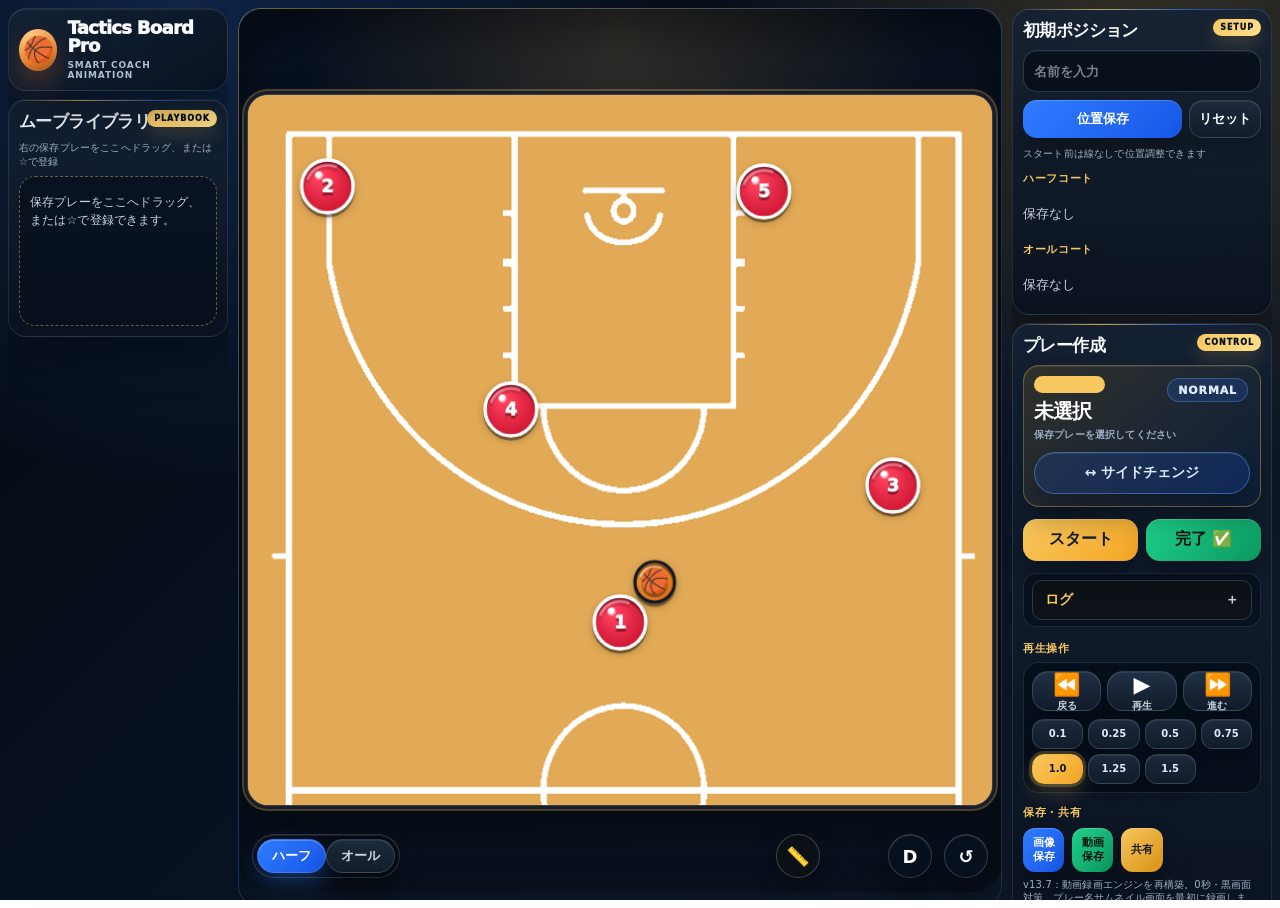
<file: index.html>
<!doctype html>
<html lang="ja">
<head>
  <meta charset="utf-8">
  <meta name="viewport" content="width=device-width, initial-scale=1, maximum-scale=1">
  <title>Tactics Board Pro v20.2 Drive Help Only</title>
  <link rel="manifest" href="manifest.json">
  <meta name="theme-color" content="#0f141a">
  <link rel="stylesheet" href="style.css">
</head>
<body>
<div class="shell">
  <aside class="left">
    <div class="brand">
      <div class="ball">🏀</div>
      <div>
        <h1>Tactics Board Pro</h1>
        <p>Smart Coach Animation</p>
      </div>
    </div>

    <section class="card move-library-card">
      <h2>ムーブライブラリ</h2><span class="panel-badge">PLAYBOOK</span>
      <p class="move-library-note">右の保存プレーをここへドラッグ、または☆で登録</p>
      <div id="moveLibraryDrop" class="move-library-drop">
        <div id="moveLibraryList" class="move-library-list"></div>
      </div>
    </section>

    

    
  </aside>

  <main class="center">
    <section class="court-area" id="courtArea">
      <div class="court-switch-floating">
        <button id="halfBtn" class="mode active">ハーフ</button>
        <button id="fullBtn" class="mode">オール</button>
      </div>

      <button id="defenseFloatBtn" class="defense-float-btn" title="ディフェンス表示">D</button>
      <button id="resetFloatBtn" class="reset-float-btn" title="ポジションをリセット">↺</button>
      <canvas id="board"></canvas>
      <div id="moveChoice" class="choice hidden">
        <button id="chooseMoveBtn">移動</button>
        <button id="chooseDriveBtn">ドライブ</button>
      </div>
      <div id="ballChoice" class="choice hidden">
        <button id="choosePassBtn">パス</button>
        <button id="chooseShootBtn">シュート</button>
      </div>
      <div id="numberList" class="number-list hidden"></div>
    </section>
  </main>

  <aside class="right">
    <section class="card original-card">
      <h2>初期ポジション</h2><span class="panel-badge">SETUP</span>
      <input id="positionName" class="custom-input" placeholder="名前を入力">
      <div class="position-actions">
        <button id="savePositionBtn" class="save-custom">位置保存</button>
        <button id="resetPositionBtnRight" class="reset-position-btn small">リセット</button>
      </div>

      <h3 class="saved-title">ハーフコート</h3>
      <div id="halfPositionList" class="custom-play-list"></div>

      <h3 class="saved-title">オールコート</h3>
      <div id="fullPositionList" class="custom-play-list"></div>
    </section>

    <section class="card play-create-card">
      <h2>プレー作成</h2><span class="panel-badge">CONTROL</span>
      <div id="selectedPlayPanelV125" class="selected-play-panel no-selection">
        <div class="selected-play-label">選択中プレー</div>
        <div id="selectedPlayTitleV125" class="selected-play-title">未選択</div>
        <div id="selectedPlaySourceV125" class="selected-play-source">保存プレーを選択してください</div>
      </div>
      <div class="play-action-row">
        <button id="startPlayBtn" class="start-play-btn">スタート</button>
        <button id="finishPlayBtn" class="finish-play-btn">完了 ✅</button>
      </div>

      <details class="log-details">
        <summary>ログ</summary>
        <div id="playLogList" class="play-log-list"></div>
      </details>

      <h3 class="saved-title">再生操作</h3>
      <div id="playbackControlsV115" class="playback-controls">
        <div class="playback-row">
          <button id="playBackBtnV115" title="戻る"></button>
          <button id="playPauseBtnV115" title="再生"></button>
          <button id="playForwardBtnV115" title="進む"></button>
        </div>
        <div class="speed-row speed-row-v132">
          <button data-speed="0.1">0.1</button>
          <button data-speed="0.25">0.25</button>
          <button data-speed="0.5">0.5</button>
          <button data-speed="0.75">0.75</button>
          <button data-speed="1" class="active">1.0</button>
          <button data-speed="1.25">1.25</button>
          <button data-speed="1.5">1.5</button>
        </div>
      </div>

      <h3 class="saved-title">保存・共有</h3>
      <div class="export-controls">
        <button id="saveImageBtnV120" class="export-btn image">画像保存</button>
        <button id="saveVideoBtnV120" class="export-btn video">動画保存</button>
        <button id="sharePlayBtnV120" class="export-btn share">共有</button>
      </div>
      <p id="exportStatusV120" class="export-status">画像は現在の画面、動画は選択中の保存プレーを保存します。</p>

      <h3 class="saved-title">保存プレー</h3>
      <div id="savedPlayList" class="custom-play-list"></div>
    </section>
  </aside>
</div>

<script src="app.js"></script>
<script>
if ('serviceWorker' in navigator) {
  window.addEventListener('load', () => navigator.serviceWorker.register('./sw.js').catch(()=>{}));
}
</script>

</body>
</html>
</file>
<file: style.css>
*{box-sizing:border-box}
:root{
  --bg:#0f141a;--panel:#171d24;--panel2:#202833;--line:#303a46;
  --yellow:#f4b43a;--red:#e8232e;--blue:#1764ff;--green:#16a34a;
}
html,body{height:100%;margin:0;background:var(--bg);color:#fff;font-family:system-ui,-apple-system,BlinkMacSystemFont,"Hiragino Sans","Yu Gothic",sans-serif;overflow:hidden}
.shell{height:100vh;display:grid;grid-template-columns:260px minmax(420px,1fr) 300px}
.left,.right{background:linear-gradient(180deg,#10161d,#151b22);padding:14px;overflow:auto}
.left{border-right:1px solid var(--line)}
.right{border-left:1px solid var(--line)}
.brand{display:flex;align-items:center;gap:10px;margin-bottom:12px}
.ball{width:44px;height:44px;border-radius:50%;display:grid;place-items:center;background:#222;font-size:30px}
h1{margin:0;font-size:21px;line-height:1}
.brand p{margin:5px 0 0;color:#cdd3db;font-size:12px;font-weight:800}
.card{background:linear-gradient(180deg,#1b222b,#131920);border:1px solid #2b3540;border-radius:14px;padding:12px;margin-bottom:12px;box-shadow:0 12px 24px rgba(0,0,0,.2)}
.card h2{margin:0 0 10px;font-size:16px}
button,select,input{font:inherit}
button{border:1px solid #394553;background:#222b36;color:#fff;border-radius:10px;padding:10px 12px;font-weight:900;cursor:pointer}
button:hover{filter:brightness(1.12)}
.toolgrid{display:grid;grid-template-columns:1fr 1fr;gap:8px}
.tool.active{background:#0b1016;border-color:var(--yellow)}
.note{font-size:13px;color:#cbd3dd;line-height:1.65;margin:0 0 6px}
.note.yellow{color:var(--yellow);font-weight:900}
.center{min-width:0;height:100vh}
.court-area{height:100vh;position:relative;display:grid;place-items:center;padding:8px;background:#111820}
canvas{max-width:100%;max-height:calc(100vh - 24px);border:4px solid var(--blue);border-radius:16px;background:#e2aa56;box-shadow:0 20px 45px rgba(0,0,0,.35);touch-action:none}
.court-switch-floating{position:absolute;top:14px;left:14px;z-index:10;display:flex;background:rgba(12,17,23,.72);padding:4px;border-radius:999px;border:1px solid rgba(255,255,255,.15);backdrop-filter:blur(8px)}
.court-switch-floating button{border-radius:999px;padding:9px 16px;background:transparent;border:0}
.mode.active{background:var(--blue)!important;color:#fff!important}
.defense-toggle{width:100%;margin-top:10px;background:#2468e8;color:#fff;border-color:#2468e8}
.defense-toggle.active{background:var(--yellow);color:#111;border-color:var(--yellow)}
.choice{position:absolute;z-index:60;background:rgba(12,17,23,.95);border:1px solid rgba(255,255,255,.18);border-radius:12px;padding:8px;display:grid;grid-template-columns:1fr 1fr;gap:6px;box-shadow:0 12px 28px rgba(0,0,0,.35)}
.choice.hidden{display:none}
.choice button{min-width:82px}
.number-list{position:absolute;z-index:9999;width:86px;max-height:270px;overflow-y:auto;background:#fff;color:#111;border:2px solid var(--yellow);border-radius:10px;box-shadow:0 12px 28px rgba(0,0,0,.38);padding:4px}
.number-list.hidden{display:none}
.number-list button{width:100%;height:32px;margin:2px 0;border-radius:7px;background:#fff;color:#111;border:1px solid #d4d4d4;font-size:14px;font-weight:900;padding:0}
.number-list button.active{background:var(--blue);color:#fff;border-color:var(--blue)}
.custom-input{width:100%;margin-bottom:8px;background:#0d1218;color:#fff;border:1px solid #394553;border-radius:10px;padding:11px;font-weight:900}
.save-custom,.start-play-btn,.finish-play-btn{width:100%;font-size:15px}
.save-custom{background:#1764ff;border-color:#1764ff}
.start-play-btn{background:#f4b43a;color:#111;border-color:#f4b43a;margin-bottom:8px}
.start-play-btn.recording{background:#16a34a;color:#fff;border-color:#22c55e}
.finish-play-btn{background:#16a34a;border-color:#22c55e;margin-bottom:10px}
.saved-title{margin:14px 0 8px;font-size:14px;color:#f4b43a}
.custom-play-list{display:flex;flex-direction:column;gap:8px;margin-top:10px}
.custom-play-empty,.saved-play-empty,.category-empty{color:#cbd3dd;font-size:13px;line-height:1.6;padding:8px 0}
.custom-play-item{display:grid;grid-template-columns:1fr 42px;gap:6px}
.custom-play-item .load,.saved-play-btn{background:#0d1218;color:#fff;text-align:left;border:1px solid #394553;padding:11px;font-weight:900}
.custom-play-item .load:hover,.saved-play-btn:hover{background:#f4b43a;color:#111}
.custom-play-item .delete,.delete-play-btn{background:#3a1c24;color:#ffb3bd;border-color:#5a2a35}
.play-log-list{display:block;max-height:150px;overflow:auto;background:#0d1218;border:1px solid #303a46;border-radius:8px;padding:6px;font-size:11px;color:#cbd3dd;line-height:1.45;margin-bottom:8px}
.play-log-item{border-bottom:1px solid rgba(255,255,255,.08);padding:3px 0}
.saved-play-wrap{display:grid;grid-template-columns:1fr 42px;gap:6px}
.rename-play-btn{background:#202833}
@media(max-width:1000px){
  html,body{overflow:auto}
  .shell{height:auto;display:flex;flex-direction:column}
  .court-area{height:70vh}
  canvas{max-height:calc(70vh - 20px)}
  .left,.right{border:0;border-top:1px solid var(--line)}
}

/* v10.1 レイアウト整理 */
.toolgrid{
  display:none !important;
}
.reset-position-btn{
  width:100%;
  background:#202833;
  color:#fff;
  border:1px solid #394553;
  margin-bottom:8px;
}
.reset-position-btn:hover{
  background:#f4b43a;
  color:#111;
  border-color:#f4b43a;
}
.position-actions{
  display:grid;
  grid-template-columns:1fr 78px;
  gap:8px;
  margin-bottom:8px;
}
.position-actions .save-custom{
  margin:0;
}
.position-actions .small{
  margin:0;
  padding:10px 6px;
}
#halfPositionList,
#fullPositionList{
  display:grid !important;
  grid-template-columns:1fr 1fr;
  gap:6px;
}
#halfPositionList .custom-play-item,
#fullPositionList .custom-play-item{
  display:block !important;
}
#halfPositionList .custom-play-item .load,
#fullPositionList .custom-play-item .load{
  width:100%;
  text-align:center;
  padding:9px 6px;
  font-size:12px;
  border-radius:9px;
  overflow:hidden;
  text-overflow:ellipsis;
  white-space:nowrap;
}
#halfPositionList .custom-play-item .delete,
#fullPositionList .custom-play-item .delete{
  display:none !important;
}
.category-empty{
  grid-column:1 / -1;
}

/* v10.2 選択ボタンを小さく・色分け・見やすく */
.choice{
  grid-template-columns:1fr 1fr !important;
  gap:5px !important;
  padding:6px !important;
  border-radius:10px !important;
  transform:scale(.88);
  transform-origin:top left;
}
.choice button{
  min-width:68px !important;
  height:38px !important;
  padding:0 8px !important;
  font-size:13px !important;
  border-radius:8px !important;
  color:#fff !important;
  border-width:2px !important;
}
#choosePassBtn{
  background:#e8232e !important;
  border-color:#ff6b74 !important;
}
#chooseShootBtn{
  background:#2563eb !important;
  border-color:#60a5fa !important;
}
#chooseMoveBtn{
  background:#16a34a !important;
  border-color:#4ade80 !important;
}
#chooseDriveBtn{
  background:#1764ff !important;
  border-color:#60a5fa !important;
}

/* v10.3 初期ポジション設定中の説明 */
.position-actions::after{
  content:"スタート前は線なしで位置調整できます";
  grid-column:1 / -1;
  color:#cbd3dd;
  font-size:11px;
  line-height:1.4;
}

/* v10.4 ドロップ後だけ選択アイコン表示・ホバー選択 */
.choice{
  pointer-events:auto;
}
.choice button{
  cursor:default;
}

/* v10.5 コート初期サイズ修正・選択メニュー安定 */
.court-area{
  width:100% !important;
}
canvas{
  display:block;
}
.choice{
  pointer-events:auto !important;
  z-index:9998 !important;
}
.choice button{
  pointer-events:auto !important;
}

/* v10.6 操作バーを画面下中央に固定 */
.choice{
  position:absolute !important;
  left:50% !important;
  right:auto !important;
  top:auto !important;
  bottom:18px !important;
  transform:translateX(-50%) !important;
  transform-origin:center !important;
  z-index:9998 !important;
  display:flex !important;
  gap:8px !important;
  align-items:center !important;
  justify-content:center !important;
  padding:8px !important;
  border-radius:999px !important;
  background:rgba(12,17,23,.88) !important;
  border:1px solid rgba(255,255,255,.2) !important;
  box-shadow:0 12px 28px rgba(0,0,0,.35) !important;
  backdrop-filter:blur(8px);
}
.choice.hidden{
  display:none !important;
}
.choice button{
  min-width:82px !important;
  height:38px !important;
  padding:0 10px !important;
  border-radius:999px !important;
  font-size:13px !important;
  font-weight:900 !important;
  color:#fff !important;
  border-width:2px !important;
}
.choice button.selected-choice{
  box-shadow:0 0 0 3px rgba(244,180,58,.55);
  filter:brightness(1.16);
}

/* v10.7 近くに出す・勝手に消えにくくする */
.choice{
  left:auto !important;
  right:auto !important;
  top:auto !important;
  bottom:auto !important;
  transform:none !important;
  border-radius:14px !important;
  padding:7px !important;
  gap:6px !important;
}
.choice button{
  min-width:74px !important;
  height:36px !important;
  font-size:13px !important;
}
.choice.hold{
  box-shadow:0 0 0 3px rgba(244,180,58,.35), 0 12px 28px rgba(0,0,0,.35) !important;
}

/* v10.8 fixed: 左説明削除＋コート内アイコン配置 */
.left{
  padding-top:18px;
}
.left .card{
  display:none !important;
}
.defense-float-btn,
.reset-float-btn{
  position:absolute;
  z-index:30;
  width:46px;
  height:46px;
  min-width:46px;
  padding:0 !important;
  border-radius:999px !important;
  background:rgba(12,17,23,.84) !important;
  color:#fff !important;
  border:1px solid rgba(255,255,255,.22) !important;
  box-shadow:0 10px 24px rgba(0,0,0,.35);
  backdrop-filter:blur(8px);
  font-size:18px !important;
  font-weight:900 !important;
  display:grid;
  place-items:center;
}
.defense-float-btn{
  top:76px;
  right:16px;
}
.defense-float-btn.defense-on{
  background:#f4b43a !important;
  color:#111 !important;
  border-color:#f4b43a !important;
}
.reset-float-btn{
  right:16px;
  bottom:16px;
}
.defense-float-btn:hover,
.reset-float-btn:hover{
  filter:brightness(1.12);
}
@media(max-width:1000px){
  .defense-float-btn{
    top:64px;
    right:10px;
  }
  .reset-float-btn{
    right:10px;
    bottom:10px;
  }
}

/* v10.8.1 初期ポジション削除ボタン復活 */
#halfPositionList .custom-play-item,
#fullPositionList .custom-play-item{
  display:grid !important;
  grid-template-columns:1fr 34px !important;
  gap:5px !important;
}
#halfPositionList .custom-play-item .delete,
#fullPositionList .custom-play-item .delete{
  display:block !important;
  width:34px !important;
  height:34px !important;
  padding:0 !important;
  border-radius:9px !important;
  text-align:center !important;
  font-size:16px !important;
  line-height:1 !important;
}
#halfPositionList .custom-play-item .load,
#fullPositionList .custom-play-item .load{
  min-width:0 !important;
  padding:8px 4px !important;
  font-size:12px !important;
}
.defense-float-btn{
  top:16px !important;
  right:16px !important;
  left:auto !important;
  bottom:auto !important;
}
.reset-float-btn{
  right:16px !important;
  bottom:16px !important;
  left:auto !important;
  top:auto !important;
}

/* v10.8.2 プレー作成パネルをスッキリ */
.play-action-row{
  display:grid;
  grid-template-columns:1fr 1fr;
  gap:8px;
  margin-bottom:10px;
}
.play-action-row .start-play-btn,
.play-action-row .finish-play-btn{
  width:100% !important;
  margin:0 !important;
  height:52px;
  padding:0 8px;
  font-size:16px !important;
  border-radius:12px;
}
.log-details{
  margin:12px 0 14px;
}
.log-details summary{
  list-style:none;
  cursor:pointer;
  user-select:none;
  background:#0d1218;
  border:1px solid #303a46;
  border-radius:10px;
  padding:10px 12px;
  color:#f4b43a;
  font-size:14px;
  font-weight:900;
}
.log-details summary::-webkit-details-marker{
  display:none;
}
.log-details summary::after{
  content:"＋";
  float:right;
  color:#cbd3dd;
}
.log-details[open] summary::after{
  content:"−";
}
.log-details .play-log-list{
  margin-top:8px;
  max-height:150px;
}

/* v10.8.3 白丸番号メニューに削除追加 */
.number-list button.delete-line-btn{
  background:#3a1c24 !important;
  color:#ffb3bd !important;
  border-color:#7f1d1d !important;
  font-size:13px !important;
}

/* v11.5 スペース機能削除・再生操作安定版 */
.space-float-btn,
.space-help-toast{
  display:none !important;
}

/* 再生操作 */
.playback-controls{
  background:#0d1218;
  border:1px solid #303a46;
  border-radius:12px;
  padding:8px;
  margin:6px 0 12px;
}
.playback-row{
  display:grid;
  grid-template-columns:1fr 1fr 1fr;
  gap:6px;
  margin-bottom:8px;
}
.playback-row button{
  height:44px;
  padding:0;
  border-radius:10px;
  font-size:22px !important;
  font-weight:900 !important;
}
.speed-row{
  display:grid;
  grid-template-columns:repeat(4,1fr);
  gap:6px;
}
.speed-row button{
  height:36px;
  padding:0;
  border-radius:9px;
  font-size:13px;
}
.speed-row button.active{
  background:#f4b43a !important;
  color:#111 !important;
  border-color:#f4b43a !important;
}
#playBackBtnV115::before{ content:"⏪"; }
#playPauseBtnV115::before{ content:"▶️"; }
#playForwardBtnV115::before{ content:"⏩"; }
#playBackBtnV115::after{ content:"戻る"; }
#playPauseBtnV115::after{ content:"再生"; }
#playForwardBtnV115::after{ content:"進む"; }
#playPauseBtnV115.playing::before{ content:"⏸️"; }
#playPauseBtnV115.playing::after{ content:"停止"; }
#playBackBtnV115::after,
#playPauseBtnV115::after,
#playForwardBtnV115::after{
  display:block;
  color:#cbd3dd;
  font-size:10px;
  margin-top:2px;
}

/* v11.8 ムーブライブラリ */
.left .move-library-card{
  display:block !important;
}
.move-library-card h2{
  margin-bottom:6px;
}
.move-library-note{
  color:#cbd3dd;
  font-size:11px;
  line-height:1.5;
  margin:0 0 8px;
}
.move-library-drop{
  min-height:160px;
  border:1px dashed rgba(244,180,58,.45);
  background:rgba(13,18,24,.72);
  border-radius:12px;
  padding:8px;
}
.move-library-drop.drag-over{
  border-color:#f4b43a;
  background:rgba(244,180,58,.12);
}
.move-library-list{
  display:flex;
  flex-direction:column;
  gap:7px;
}
.library-empty{
  color:#cbd3dd;
  font-size:12px;
  padding:8px 2px;
  line-height:1.5;
}
.library-item{
  display:grid;
  grid-template-columns:1fr 34px 34px;
  gap:5px;
}
.library-load{
  text-align:left;
  background:#0d1218 !important;
  border:1px solid #394553 !important;
  color:#fff !important;
  border-radius:9px !important;
  padding:9px 8px !important;
  font-size:12px !important;
  overflow:hidden;
  white-space:nowrap;
  text-overflow:ellipsis;
}
.library-load:hover{
  background:#f4b43a !important;
  color:#111 !important;
}
.library-delete{
  width:34px !important;
  height:34px !important;
  padding:0 !important;
  border-radius:9px !important;
  background:#3a1c24 !important;
  color:#ffb3bd !important;
  border-color:#5a2a35 !important;
}
.library-lock{
  width:34px !important;
  height:34px !important;
  padding:0 !important;
  border-radius:9px !important;
  background:#202833 !important;
  color:#f4b43a !important;
  border-color:#394553 !important;
  font-size:14px !important;
}
.library-lock.unlocked{
  background:#f4b43a !important;
  color:#111 !important;
  border-color:#f4b43a !important;
}
.library-delete.locked,
.library-delete:disabled{
  opacity:.38;
  cursor:not-allowed;
  filter:none !important;
}
.library-item.locked .library-load::after{
  content:"  🔒";
  color:#f4b43a;
}
.saved-play-wrap{
  grid-template-columns:34px 1fr 42px !important;
}
.favorite-play-btn{
  width:34px !important;
  height:38px !important;
  padding:0 !important;
  border-radius:9px !important;
  background:#202833 !important;
  color:#f4b43a !important;
  border-color:#394553 !important;
  font-size:17px !important;
}
.favorite-play-btn.registered{
  background:#f4b43a !important;
  color:#111 !important;
  border-color:#f4b43a !important;
}
.saved-play-btn[draggable="true"]{
  cursor:grab;
}
.saved-play-btn.dragging{
  opacity:.55;
}


/* v12.0 画像保存・動画保存・共有 */
.export-controls{
  display:grid;
  grid-template-columns:1fr 1fr 1fr;
  gap:8px;
  margin:8px 0 6px;
}
.export-btn{
  width:100%;
  min-height:44px;
  padding:8px 6px !important;
  border-radius:12px !important;
  font-size:13px !important;
  line-height:1.2;
}
.export-btn.image{background:#1764ff;border-color:#60a5fa;color:#fff;}
.export-btn.video{background:#16a34a;border-color:#4ade80;color:#fff;}
.export-btn.share{background:#f4b43a;border-color:#f4b43a;color:#111;}
.export-btn:disabled{opacity:.55;cursor:not-allowed;filter:none;}
.export-status{
  margin:0 0 8px;
  color:#cbd3dd;
  font-size:11px;
  line-height:1.45;
}
@media(max-width:1000px){
  .export-controls{grid-template-columns:1fr 1fr;}
  .export-btn.share{grid-column:1 / -1;}
}


/* v12.5 選択中プレーを見やすくするだけの追加 */
.selected-play-panel{
  margin:0 0 12px;
  padding:12px;
  border-radius:14px;
  border:2px solid var(--yellow);
  background:linear-gradient(180deg,rgba(244,180,58,.22),rgba(244,180,58,.08));
  box-shadow:0 0 0 3px rgba(244,180,58,.16), 0 10px 22px rgba(0,0,0,.22);
}
.selected-play-panel.no-selection{
  border-color:#394553;
  background:#0d1218;
  box-shadow:none;
}
.selected-play-label{
  display:inline-block;
  margin-bottom:6px;
  padding:3px 8px;
  border-radius:999px;
  background:var(--yellow);
  color:#111;
  font-size:11px;
  font-weight:1000;
  letter-spacing:.02em;
}
.selected-play-title{
  color:#fff;
  font-size:19px;
  font-weight:1000;
  line-height:1.25;
  word-break:break-word;
}
.selected-play-source{
  margin-top:4px;
  color:#cbd3dd;
  font-size:12px;
  font-weight:800;
}
.saved-play-wrap.selected-play-active{
  border:2px solid var(--yellow);
  border-radius:14px;
  padding:4px;
  background:rgba(244,180,58,.14);
  box-shadow:0 0 0 2px rgba(244,180,58,.2);
}
.saved-play-wrap.selected-play-active .saved-play-btn{
  background:var(--yellow)!important;
  color:#111!important;
  border-color:var(--yellow)!important;
  position:relative;
}
.saved-play-wrap.selected-play-active .saved-play-btn::before{
  content:"選択中";
  display:inline-block;
  margin-right:6px;
  padding:2px 6px;
  border-radius:999px;
  background:#111;
  color:var(--yellow);
  font-size:10px;
  vertical-align:middle;
}
.library-item.selected-play-active{
  border:2px solid var(--yellow)!important;
  border-radius:14px;
  padding:4px;
  background:rgba(244,180,58,.14)!important;
  box-shadow:0 0 0 2px rgba(244,180,58,.2);
}
.library-item.selected-play-active .library-load{
  background:var(--yellow)!important;
  color:#111!important;
  border-color:var(--yellow)!important;
}
.library-item.selected-play-active .library-load::before{
  content:"選択中 ";
  display:inline-block;
  margin-right:4px;
  color:#111;
  font-size:11px;
  font-weight:1000;
}

/* v12.6 名前変更・動画保存見直し */
.saved-play-wrap.v126-layout{
  display:grid !important;
  grid-template-columns:42px 1fr 38px 38px !important;
  gap:6px !important;
  align-items:stretch;
}
.library-item.v126-layout{
  display:grid !important;
  grid-template-columns:1fr 36px 36px 36px !important;
  gap:6px !important;
  align-items:stretch;
}
.rename-play-btn-v126,
.library-rename-v126{
  background:#202833 !important;
  color:#fff !important;
  border-color:#394553 !important;
  padding:0 !important;
  min-width:0 !important;
  font-size:15px !important;
}
.rename-play-btn-v126:hover,
.library-rename-v126:hover{
  background:#f4b43a !important;
  color:#111 !important;
  border-color:#f4b43a !important;
}
.selected-play-panel:not(.no-selection){
  border:2px solid #f4b43a !important;
  box-shadow:0 0 0 3px rgba(244,180,58,.18), 0 14px 28px rgba(0,0,0,.25) !important;
}
.selected-play-active .saved-play-btn,
.selected-play-active .library-load{
  background:#f4b43a !important;
  color:#111 !important;
  border-color:#f4b43a !important;
  box-shadow:0 0 0 3px rgba(244,180,58,.22) !important;
}
.export-status strong{
  color:#f4b43a;
}


/* v12.7 初期ポジション周りの文字崩れ修正 */
.position-actions{
  grid-template-columns: minmax(0, 1fr) 92px !important;
  gap: 8px !important;
  align-items: stretch !important;
}
.position-actions .save-custom{
  min-width: 0 !important;
  height: 44px !important;
  padding: 0 8px !important;
  font-size: 18px !important;
  line-height: 1.1 !important;
  white-space: nowrap !important;
  overflow: hidden !important;
  text-overflow: clip !important;
}
.position-actions .small{
  height: 44px !important;
  padding: 0 8px !important;
  font-size: 16px !important;
  line-height: 1.1 !important;
  white-space: nowrap !important;
}
#halfPositionList .custom-play-item .load,
#fullPositionList .custom-play-item .load,
.saved-play-btn,
.library-load{
  white-space: nowrap !important;
  overflow: hidden !important;
  text-overflow: clip !important;
  line-height: 1.05 !important;
}
.fit-text-v127{
  white-space: nowrap !important;
  overflow: hidden !important;
  text-overflow: clip !important;
}

/* v12.8 保存プレー/ライブラリ：名前を大きく、操作ボタンを下段に小さく配置 */
.saved-play-wrap.v126-layout,
.library-item.v126-layout{
  display:grid !important;
  grid-template-columns:34px 34px 34px 1fr !important;
  grid-template-rows:auto 32px !important;
  gap:6px !important;
  align-items:stretch !important;
  padding:6px !important;
}
.saved-play-wrap.v126-layout .saved-play-btn,
.library-item.v126-layout .library-load{
  grid-column:1 / -1 !important;
  grid-row:1 !important;
  width:100% !important;
  min-width:0 !important;
  min-height:42px !important;
  height:auto !important;
  padding:8px 10px !important;
  font-size:15px !important;
  line-height:1.15 !important;
  white-space:nowrap !important;
  overflow:hidden !important;
  text-overflow:ellipsis !important;
  text-align:left !important;
}
.saved-play-wrap.v126-layout .favorite-play-btn{
  grid-column:1 !important;
  grid-row:2 !important;
}
.saved-play-wrap.v126-layout .rename-play-btn-v126{
  grid-column:2 !important;
  grid-row:2 !important;
}
.saved-play-wrap.v126-layout .delete-play-btn{
  grid-column:3 !important;
  grid-row:2 !important;
}
.library-item.v126-layout .library-rename-v126{
  grid-column:1 !important;
  grid-row:2 !important;
}
.library-item.v126-layout .library-lock{
  grid-column:2 !important;
  grid-row:2 !important;
}
.library-item.v126-layout .library-delete{
  grid-column:3 !important;
  grid-row:2 !important;
}
.saved-play-wrap.v126-layout .favorite-play-btn,
.saved-play-wrap.v126-layout .rename-play-btn-v126,
.saved-play-wrap.v126-layout .delete-play-btn,
.library-item.v126-layout .library-rename-v126,
.library-item.v126-layout .library-lock,
.library-item.v126-layout .library-delete{
  width:34px !important;
  height:32px !important;
  min-width:34px !important;
  min-height:32px !important;
  padding:0 !important;
  border-radius:9px !important;
  font-size:13px !important;
  line-height:1 !important;
  display:grid !important;
  place-items:center !important;
}
.saved-play-wrap.selected-play-active,
.library-item.selected-play-active{
  padding:6px !important;
}
.saved-play-wrap.selected-play-active .saved-play-btn::before,
.library-item.selected-play-active .library-load::before{
  font-size:9px !important;
  padding:1px 5px !important;
  margin-right:4px !important;
}
@media(max-width:1000px){
  .saved-play-wrap.v126-layout .saved-play-btn,
  .library-item.v126-layout .library-load{
    font-size:14px !important;
    min-height:40px !important;
  }
}

/* v12.9 ライブラリ操作ボタン小型化＋並び替え向けコンパクト表示 */
.library-item.v126-layout{
  grid-template-columns:24px 24px 24px 1fr !important;
  grid-template-rows:auto 24px !important;
  gap:4px !important;
  padding:5px !important;
}
.saved-play-wrap.v126-layout{
  grid-template-columns:26px 26px 26px 1fr !important;
  grid-template-rows:auto 26px !important;
  gap:4px !important;
  padding:5px !important;
}
.library-item.v126-layout .library-load,
.saved-play-wrap.v126-layout .saved-play-btn{
  min-height:36px !important;
  padding:7px 9px !important;
  font-size:14px !important;
}
.library-item.v126-layout .library-rename-v126,
.library-item.v126-layout .library-lock,
.library-item.v126-layout .library-delete{
  width:24px !important;
  height:24px !important;
  min-width:24px !important;
  min-height:24px !important;
  border-radius:7px !important;
  font-size:10px !important;
  padding:0 !important;
  line-height:1 !important;
}
.saved-play-wrap.v126-layout .favorite-play-btn,
.saved-play-wrap.v126-layout .rename-play-btn-v126,
.saved-play-wrap.v126-layout .delete-play-btn{
  width:26px !important;
  height:26px !important;
  min-width:26px !important;
  min-height:26px !important;
  border-radius:7px !important;
  font-size:11px !important;
  padding:0 !important;
  line-height:1 !important;
}
.move-library-list{
  gap:5px !important;
}
.library-item.library-dragging-v129{
  opacity:.45 !important;
  transform:scale(.98);
}
.library-item.library-drop-before-v129{
  border-top:3px solid #f4b43a !important;
}
.library-item.library-drop-after-v129{
  border-bottom:3px solid #f4b43a !important;
}
.library-reorder-hint-v129{
  color:#9fb0c4;
  font-size:11px;
  line-height:1.35;
  margin:4px 0 6px;
}


/* v13.2 再生速度ボタンを0.1〜1.5倍に拡張 */
.speed-row-v132{
  display:grid !important;
  grid-template-columns:repeat(4,1fr) !important;
  gap:5px !important;
}
.speed-row-v132 button{
  height:32px !important;
  min-width:0 !important;
  padding:0 2px !important;
  font-size:11px !important;
  border-radius:8px !important;
}
.speed-row-v132 button.active{
  background:#f4b43a !important;
  color:#111 !important;
  border-color:#f4b43a !important;
  box-shadow:0 0 0 2px rgba(244,180,58,.35) !important;
}


/* v13.3 Premium UI - 機能はそのまま、見た目だけプロ仕様へ */
:root{
  --bg:#07101d;
  --panel:#101a28;
  --panel2:#142235;
  --line:rgba(148,163,184,.22);
  --yellow:#f7c85f;
  --gold:#f4b43a;
  --red:#e31b3d;
  --blue:#2f7cff;
  --green:#1fd18a;
  --text:#f8fafc;
  --muted:#9fb0c4;
  --glass:rgba(15,23,42,.78);
}
html,body{
  background:
    radial-gradient(circle at 14% 0%, rgba(47,124,255,.22), transparent 34%),
    radial-gradient(circle at 90% 5%, rgba(244,180,58,.18), transparent 30%),
    linear-gradient(135deg,#050a12 0%,#08111f 44%,#0d1726 100%) !important;
  color:var(--text) !important;
  letter-spacing:.01em;
}
.shell{
  grid-template-columns:300px minmax(560px,1fr) 360px !important;
  gap:14px;
  padding:14px;
  background:transparent !important;
}
.left,.right,.center{
  background:transparent !important;
  border:0 !important;
}
.left,.right{
  padding:0 !important;
  scrollbar-width:thin;
  scrollbar-color:rgba(247,200,95,.35) transparent;
}
.center{
  min-width:0;
  border-radius:28px;
  overflow:hidden;
  position:relative;
}
.center::before{
  content:"";
  position:absolute;
  inset:0;
  border-radius:28px;
  padding:1px;
  background:linear-gradient(135deg,rgba(247,200,95,.45),rgba(47,124,255,.35),rgba(255,255,255,.12));
  -webkit-mask:linear-gradient(#000 0 0) content-box,linear-gradient(#000 0 0);
  -webkit-mask-composite:xor;
  mask-composite:exclude;
  pointer-events:none;
  z-index:3;
}
.brand{
  position:sticky;
  top:0;
  z-index:20;
  min-height:72px;
  padding:14px 14px 12px !important;
  margin:0 0 14px !important;
  border-radius:24px;
  background:linear-gradient(145deg,rgba(20,34,53,.96),rgba(8,17,31,.92)) !important;
  border:1px solid rgba(255,255,255,.10);
  box-shadow:0 18px 45px rgba(0,0,0,.36), inset 0 1px 0 rgba(255,255,255,.08);
  backdrop-filter:blur(16px);
}
.ball{
  width:52px !important;
  height:52px !important;
  background:
    radial-gradient(circle at 35% 25%,#ffcf77,#e67820 58%,#703008 100%) !important;
  box-shadow:0 14px 26px rgba(244,118,32,.25), inset 0 2px 10px rgba(255,255,255,.35);
  font-size:31px !important;
}
h1{
  font-size:23px !important;
  font-weight:1000 !important;
  letter-spacing:-.04em;
}
.brand p{
  color:#aebfd4 !important;
  font-size:11px !important;
  letter-spacing:.12em;
  text-transform:uppercase;
}
.card{
  position:relative;
  overflow:hidden;
  border-radius:24px !important;
  background:
    linear-gradient(180deg,rgba(20,34,53,.88),rgba(10,18,31,.92)) !important;
  border:1px solid rgba(255,255,255,.10) !important;
  box-shadow:0 20px 42px rgba(0,0,0,.34), inset 0 1px 0 rgba(255,255,255,.08) !important;
  backdrop-filter:blur(18px);
  padding:16px !important;
  margin-bottom:14px !important;
}
.card::before{
  content:"";
  position:absolute;
  inset:0 0 auto 0;
  height:1px;
  background:linear-gradient(90deg,transparent,rgba(247,200,95,.75),rgba(47,124,255,.55),transparent);
}
.card h2{
  font-size:21px !important;
  font-weight:1000 !important;
  letter-spacing:-.035em;
  margin:0 0 12px !important;
}
.panel-badge{
  position:absolute;
  top:16px;
  right:16px;
  font-size:9px;
  letter-spacing:.12em;
  font-weight:1000;
  color:#06111f;
  background:linear-gradient(135deg,#f7c85f,#ffdf8b);
  border-radius:999px;
  padding:5px 8px;
  box-shadow:0 8px 18px rgba(247,200,95,.18);
}
.court-area{
  height:calc(100vh - 28px) !important;
  border-radius:28px;
  background:
    radial-gradient(circle at 50% 4%,rgba(247,200,95,.16),transparent 34%),
    linear-gradient(160deg,rgba(8,17,31,.96),rgba(10,18,31,.98)) !important;
  padding:18px !important;
  box-shadow:0 24px 54px rgba(0,0,0,.40) inset;
}
canvas{
  border:0 !important;
  border-radius:24px !important;
  background:#dca24a !important;
  box-shadow:
    0 0 0 1px rgba(255,255,255,.14),
    0 0 0 6px rgba(15,23,42,.85),
    0 0 0 8px rgba(247,200,95,.28),
    0 28px 60px rgba(0,0,0,.50) !important;
}
.court-switch-floating{
  top:18px !important;
  left:18px !important;
  background:rgba(4,10,20,.72) !important;
  border:1px solid rgba(255,255,255,.14) !important;
  box-shadow:0 14px 30px rgba(0,0,0,.34);
  padding:5px !important;
}
.court-switch-floating button{
  min-width:74px;
  height:42px;
  color:#cbd5e1 !important;
  font-size:14px;
}
.mode.active{
  background:linear-gradient(135deg,#2f7cff,#1756e8) !important;
  box-shadow:0 10px 22px rgba(47,124,255,.32), inset 0 1px 0 rgba(255,255,255,.22);
}
.defense-float-btn,.reset-float-btn{
  width:54px !important;
  height:54px !important;
  min-width:54px !important;
  border:1px solid rgba(255,255,255,.18) !important;
  background:rgba(8,17,31,.78) !important;
  box-shadow:0 16px 30px rgba(0,0,0,.38), inset 0 1px 0 rgba(255,255,255,.12) !important;
  backdrop-filter:blur(16px);
}
.defense-float-btn{top:20px !important;right:20px !important;}
.reset-float-btn{right:20px !important;bottom:20px !important;}
.defense-float-btn.defense-on{
  background:linear-gradient(135deg,#f7c85f,#f4a928) !important;
  color:#111827 !important;
  box-shadow:0 16px 30px rgba(247,200,95,.28), inset 0 1px 0 rgba(255,255,255,.28) !important;
}
button,input{
  transition:transform .14s ease, filter .14s ease, background .14s ease, border-color .14s ease, box-shadow .14s ease;
}
button:hover{transform:translateY(-1px);filter:brightness(1.08) !important;}
button:active{transform:translateY(0) scale(.98);}
button{
  border-radius:14px !important;
  border:1px solid rgba(148,163,184,.24) !important;
  background:linear-gradient(180deg,#1d2a3b,#111c2b) !important;
  box-shadow:inset 0 1px 0 rgba(255,255,255,.08), 0 10px 18px rgba(0,0,0,.20);
}
.custom-input{
  height:52px;
  background:rgba(3,10,20,.70) !important;
  border:1px solid rgba(148,163,184,.28) !important;
  border-radius:18px !important;
  box-shadow:inset 0 1px 0 rgba(255,255,255,.05);
  color:#fff !important;
  font-size:16px;
}
.custom-input::placeholder{color:rgba(226,232,240,.52);}
.save-custom,.start-play-btn,.finish-play-btn,.export-btn{
  border:0 !important;
  box-shadow:0 16px 26px rgba(0,0,0,.28), inset 0 1px 0 rgba(255,255,255,.20) !important;
}
.save-custom,.export-btn.image{
  background:linear-gradient(135deg,#2f7cff,#1857e8) !important;
}
.start-play-btn{
  background:linear-gradient(135deg,#f7c85f,#f5a623) !important;
  color:#111827 !important;
}
.finish-play-btn,.export-btn.video{
  background:linear-gradient(135deg,#1fd18a,#0b985f) !important;
  color:#04130c !important;
}
.export-btn.share{
  background:linear-gradient(135deg,#f7c85f,#d99013) !important;
  color:#111827 !important;
}
.position-actions{
  grid-template-columns:1fr 92px !important;
  gap:10px !important;
}
.position-actions .save-custom,.position-actions .small{
  height:46px !important;
  font-size:16px !important;
}
.position-actions::after{
  color:#9fb0c4 !important;
  font-size:12px !important;
  margin-top:2px;
}
.saved-title{
  color:#f7c85f !important;
  font-size:13px !important;
  font-weight:1000;
  letter-spacing:.06em;
  text-transform:uppercase;
  margin:16px 0 8px !important;
}
.selected-play-panel{
  position:relative;
  border:1px solid rgba(247,200,95,.34) !important;
  background:
    linear-gradient(135deg,rgba(247,200,95,.16),rgba(47,124,255,.10)),
    rgba(3,10,20,.50) !important;
  border-radius:22px !important;
  padding:14px !important;
  box-shadow:inset 0 1px 0 rgba(255,255,255,.08), 0 14px 24px rgba(0,0,0,.22) !important;
}
.selected-play-label{
  color:#f7c85f !important;
  font-size:10px !important;
  letter-spacing:.15em;
  text-transform:uppercase;
}
.selected-play-title{
  font-size:24px !important;
  font-weight:1000 !important;
  letter-spacing:-.04em;
}
.selected-play-source{
  color:#aebfd4 !important;
}
.play-action-row{
  display:grid !important;
  grid-template-columns:1fr 1fr;
  gap:10px;
}
.log-details{
  border-radius:16px !important;
  background:rgba(3,10,20,.48) !important;
  border:1px solid rgba(148,163,184,.18);
  padding:8px 10px;
}
.log-details summary{
  color:#f7c85f;
  font-weight:1000;
}
.playback-controls{
  background:rgba(3,10,20,.54) !important;
  border:1px solid rgba(148,163,184,.18) !important;
  border-radius:20px !important;
  padding:12px !important;
}
.playback-row button{
  height:48px !important;
  border-radius:16px !important;
  background:linear-gradient(180deg,#203044,#101b2a) !important;
}
.speed-row-v132{
  grid-template-columns:repeat(4,1fr) !important;
  gap:7px !important;
}
.speed-row-v132 button{
  height:34px !important;
  border-radius:12px !important;
  font-size:11px !important;
  color:#dbeafe !important;
}
.speed-row-v132 button.active{
  background:linear-gradient(135deg,#f7c85f,#f5a623) !important;
  color:#111827 !important;
  box-shadow:0 0 0 3px rgba(247,200,95,.22), 0 10px 18px rgba(247,200,95,.18) !important;
}
.export-controls{
  display:grid !important;
  grid-template-columns:1fr 1fr 1fr;
  gap:9px !important;
}
.export-btn{
  height:48px !important;
  padding:0 6px !important;
  font-size:13px !important;
}
.export-status,.move-library-note,.library-reorder-hint-v129{
  color:#9fb0c4 !important;
}
.move-library-drop{
  min-height:220px !important;
  border-radius:22px !important;
  border:1px dashed rgba(247,200,95,.42) !important;
  background:
    linear-gradient(180deg,rgba(3,10,20,.50),rgba(3,10,20,.30)) !important;
  padding:10px !important;
}
.move-library-drop.drag-over{
  background:rgba(247,200,95,.13) !important;
  box-shadow:0 0 0 4px rgba(247,200,95,.16) inset;
}
.custom-play-list,.move-library-list{gap:8px !important;}
.saved-play-wrap.v126-layout,.library-item.v126-layout{
  border-radius:18px !important;
  background:rgba(3,10,20,.42) !important;
  border:1px solid rgba(148,163,184,.18) !important;
  box-shadow:inset 0 1px 0 rgba(255,255,255,.05), 0 12px 22px rgba(0,0,0,.18);
}
.saved-play-wrap.v126-layout .saved-play-btn,
.library-item.v126-layout .library-load,
.custom-play-item .load{
  background:linear-gradient(180deg,rgba(20,34,53,.92),rgba(8,17,31,.95)) !important;
  border:1px solid rgba(148,163,184,.22) !important;
  color:#f8fafc !important;
  border-radius:14px !important;
}
.saved-play-wrap.v126-layout .saved-play-btn:hover,
.library-item.v126-layout .library-load:hover,
.custom-play-item .load:hover{
  background:linear-gradient(135deg,#f7c85f,#f5a623) !important;
  color:#111827 !important;
}
.saved-play-wrap.selected-play-active,
.library-item.selected-play-active{
  border-color:rgba(247,200,95,.80) !important;
  box-shadow:0 0 0 3px rgba(247,200,95,.20), 0 20px 30px rgba(0,0,0,.26) !important;
}
.saved-play-wrap.selected-play-active .saved-play-btn,
.library-item.selected-play-active .library-load{
  background:linear-gradient(135deg,#f7c85f,#f5a623) !important;
  color:#111827 !important;
}
.favorite-play-btn,.rename-play-btn-v126,.delete-play-btn,.library-rename-v126,.library-lock,.library-delete{
  width:26px !important;
  height:26px !important;
  min-width:26px !important;
  min-height:26px !important;
  border-radius:9px !important;
  font-size:10px !important;
  background:rgba(15,23,42,.76) !important;
  border:1px solid rgba(148,163,184,.22) !important;
  box-shadow:inset 0 1px 0 rgba(255,255,255,.08) !important;
}
.delete-play-btn,.library-delete{
  background:rgba(80,20,32,.70) !important;
  color:#ffc1cc !important;
  border-color:rgba(255,100,130,.20) !important;
}
.favorite-play-btn.registered,.library-lock.locked{
  background:linear-gradient(135deg,#f7c85f,#f5a623) !important;
  color:#111827 !important;
}
.number-list{
  border:1px solid rgba(247,200,95,.65) !important;
  border-radius:16px !important;
  background:rgba(248,250,252,.96) !important;
  box-shadow:0 24px 48px rgba(0,0,0,.35) !important;
}
.choice{
  background:rgba(3,10,20,.80) !important;
  border:1px solid rgba(255,255,255,.18) !important;
  box-shadow:0 18px 36px rgba(0,0,0,.38), inset 0 1px 0 rgba(255,255,255,.08) !important;
  backdrop-filter:blur(16px);
}
.choice button{border:0 !important;}
#choosePassBtn{background:linear-gradient(135deg,#ef334e,#b91634) !important;}
#chooseShootBtn,#chooseDriveBtn{background:linear-gradient(135deg,#2f7cff,#1857e8) !important;}
#chooseMoveBtn{background:linear-gradient(135deg,#1fd18a,#0b985f) !important;}
@media(max-width:1180px){
  .shell{grid-template-columns:260px minmax(420px,1fr) 320px !important;gap:10px;padding:10px;}
  .card{padding:13px !important;}
  .card h2{font-size:18px !important;}
}
@media(max-width:1000px){
  .shell{display:flex !important;flex-direction:column !important;height:auto !important;padding:10px !important;}
  .court-area{height:70vh !important;}
  .left,.right{overflow:visible !important;}
  .brand{position:relative;}
  .export-controls{grid-template-columns:1fr !important;}
}

/* v13.5 プレー名をコート上部に表示（再生用・編集なし） */
.court-play-title-v135{
  position:absolute;
  top:18px;
  left:220px;
  right:92px;
  height:58px;
  z-index:28;
  display:flex;
  align-items:center;
  justify-content:center;
  flex-direction:column;
  gap:3px;
  padding:8px 18px;
  border-radius:18px;
  background:
    linear-gradient(180deg,rgba(20,29,42,.92),rgba(8,15,26,.82));
  border:1px solid rgba(247,200,95,.22);
  box-shadow:0 16px 34px rgba(0,0,0,.30), inset 0 1px 0 rgba(255,255,255,.08);
  backdrop-filter:blur(14px);
  pointer-events:none;
  opacity:0;
  transform:translateY(-4px);
  transition:opacity .18s ease, transform .18s ease, border-color .18s ease;
}
.court-play-title-v135.active{
  opacity:1;
  transform:translateY(0);
  border-color:rgba(247,200,95,.46);
}
.court-play-title-v135 .court-play-title-main{
  width:100%;
  text-align:center;
  font-size:24px;
  line-height:1.05;
  font-weight:1000;
  letter-spacing:-.04em;
  color:#fff;
  text-shadow:0 3px 14px rgba(0,0,0,.45);
  overflow:hidden;
  white-space:nowrap;
  text-overflow:ellipsis;
}
.court-play-title-v135 .court-play-title-sub{
  max-width:100%;
  text-align:center;
  font-size:10px;
  line-height:1;
  font-weight:1000;
  letter-spacing:.14em;
  color:#f7c85f;
  text-transform:uppercase;
  overflow:hidden;
  white-space:nowrap;
  text-overflow:ellipsis;
}
@media(max-width:1000px){
  .court-play-title-v135{
    top:68px;
    left:16px;
    right:16px;
    height:50px;
    border-radius:16px;
  }
  .court-play-title-v135 .court-play-title-main{font-size:19px;}
  .court-play-title-v135 .court-play-title-sub{font-size:9px;}
}

/* v13.8 Large Court Layout - 機能は一切変更せず、左右パネルを圧縮してコートを拡大 */
@media (min-width:1001px){
  .shell{
    grid-template-columns:220px minmax(720px,1fr) 260px !important;
    gap:10px !important;
    padding:8px !important;
  }
  .court-area{
    height:calc(100vh - 16px) !important;
    padding:10px !important;
  }
  .center{
    border-radius:22px !important;
  }
  .center::before{
    border-radius:22px !important;
  }

  /* canvasを実寸以上にも拡大。属性widthでハーフ/オールを自動判定 */
  canvas[width="750"]{
    height:min(calc(100vh - 42px), calc((100vw - 520px) * 0.9333)) !important;
    width:auto !important;
    max-width:100% !important;
  }
  canvas[width="1400"]{
    width:100% !important;
    height:auto !important;
    max-height:calc(100vh - 42px) !important;
  }
  canvas{
    border-radius:20px !important;
    box-shadow:
      0 0 0 1px rgba(255,255,255,.14),
      0 0 0 4px rgba(15,23,42,.85),
      0 0 0 6px rgba(247,200,95,.28),
      0 22px 46px rgba(0,0,0,.44) !important;
  }

  .left,.right{font-size:12px !important;}
  .brand{
    min-height:56px !important;
    padding:10px !important;
    margin-bottom:8px !important;
    border-radius:18px !important;
  }
  .ball{width:42px !important;height:42px !important;font-size:25px !important;}
  h1{font-size:18px !important;}
  .brand p{font-size:9px !important;letter-spacing:.10em !important;}
  .card{
    border-radius:18px !important;
    padding:10px !important;
    margin-bottom:8px !important;
  }
  .card h2{font-size:17px !important;margin-bottom:8px !important;}
  .panel-badge{top:10px !important;right:10px !important;font-size:8px !important;padding:4px 7px !important;}
  .move-library-note,.export-status,.position-actions::after,.selected-play-source{font-size:10px !important;line-height:1.35 !important;}
  .move-library-drop{min-height:150px !important;padding:8px !important;border-radius:16px !important;}
  .custom-input{height:42px !important;font-size:13px !important;border-radius:14px !important;padding:8px 10px !important;}
  .position-actions{grid-template-columns:1fr 72px !important;gap:7px !important;}
  .position-actions .save-custom,.position-actions .small{height:38px !important;font-size:13px !important;}
  .saved-title{font-size:11px !important;margin:10px 0 6px !important;}
  .custom-play-list,.move-library-list{gap:6px !important;}
  .saved-play-wrap.v126-layout,.library-item.v126-layout{border-radius:14px !important;padding:6px !important;}
  .saved-play-wrap.v126-layout .saved-play-btn,
  .library-item.v126-layout .library-load,
  .custom-play-item .load{min-height:30px !important;padding:7px 8px !important;font-size:12px !important;border-radius:11px !important;}
  .favorite-play-btn,.rename-play-btn-v126,.delete-play-btn,.library-rename-v126,.library-lock,.library-delete{
    width:22px !important;height:22px !important;min-width:22px !important;min-height:22px !important;font-size:9px !important;border-radius:7px !important;
  }
  .selected-play-panel{padding:10px !important;border-radius:16px !important;}
  .selected-play-label{font-size:8px !important;}
  .selected-play-title{font-size:20px !important;}
  .play-action-row{gap:8px !important;}
  .start-play-btn,.finish-play-btn{height:42px !important;font-size:14px !important;}
  .log-details{padding:6px 8px !important;border-radius:13px !important;}
  .playback-controls{padding:8px !important;border-radius:16px !important;}
  .playback-row button{height:40px !important;}
  .speed-row-v132{gap:5px !important;}
  .speed-row-v132 button{height:30px !important;font-size:10px !important;padding:0 4px !important;}
  .export-controls{gap:6px !important;}
  .export-btn{height:38px !important;font-size:11px !important;}
  .court-switch-floating{top:14px !important;left:14px !important;}
  .court-switch-floating button{min-width:64px !important;height:36px !important;font-size:13px !important;}
  .defense-float-btn,.reset-float-btn{width:48px !important;height:48px !important;min-width:48px !important;}
  .defense-float-btn{top:14px !important;right:14px !important;}
  .reset-float-btn{right:14px !important;bottom:14px !important;}
  .court-play-title-v135{top:12px !important;left:172px !important;right:74px !important;height:48px !important;border-radius:15px !important;}
  .court-play-title-v135 .court-play-title-main{font-size:21px !important;}
  .court-play-title-v135 .court-play-title-sub{font-size:9px !important;}
}

@media (min-width:1001px) and (max-width:1180px){
  .shell{grid-template-columns:190px minmax(620px,1fr) 230px !important;gap:8px !important;padding:8px !important;}
  canvas[width="750"]{height:min(calc(100vh - 42px), calc((100vw - 460px) * 0.9333)) !important;}
  .card h2{font-size:15px !important;}
  h1{font-size:16px !important;}
}

/* v13.9 プレー名表示をコート下部へ移動（機能変更なし） */
.court-play-title-v135{
  top:auto !important;
  bottom:14px !important;
  left:50% !important;
  right:auto !important;
  transform:translateX(-50%) !important;
  width:min(520px,58%) !important;
  height:34px !important;
  min-height:34px !important;
  padding:3px 18px !important;
  border-radius:999px !important;
  background:rgba(8,13,20,.78) !important;
  border:1px solid rgba(255,205,92,.42) !important;
  box-shadow:0 8px 18px rgba(0,0,0,.28) !important;
  backdrop-filter:blur(10px) !important;
  display:flex !important;
  align-items:center !important;
  justify-content:center !important;
  gap:8px !important;
  pointer-events:none !important;
  z-index:22 !important;
}
.court-play-title-v135::before{
  content:"再生中";
  flex:0 0 auto;
  padding:2px 7px;
  border-radius:999px;
  background:#f7c64a;
  color:#10151d;
  font-size:9px;
  font-weight:1000;
  letter-spacing:.08em;
}
.court-play-title-v135 .court-play-title-main{
  font-size:16px !important;
  line-height:1 !important;
  letter-spacing:.02em !important;
  max-width:100% !important;
  overflow:hidden !important;
  white-space:nowrap !important;
  text-overflow:ellipsis !important;
}
.court-play-title-v135 .court-play-title-sub{
  display:none !important;
}
@media(max-width:1000px){
  .court-play-title-v135{
    width:min(420px,70%) !important;
    height:30px !important;
    bottom:10px !important;
    padding:2px 12px !important;
  }
  .court-play-title-v135 .court-play-title-main{font-size:13px !important;}
  .court-play-title-v135::before{font-size:8px;padding:1px 6px;}
}


/* v14.0 下部操作バー + プレー名表示改善（機能変更なし） */
:root{ --bottom-ui-offset:14px; }

/* ハーフ/オールをコート下部へ */
.court-switch-floating{
  top:auto !important;
  left:14px !important;
  bottom:14px !important;
  right:auto !important;
  z-index:42 !important;
  padding:4px !important;
  border-radius:999px !important;
  background:rgba(8,13,20,.82) !important;
  border:1px solid rgba(255,255,255,.16) !important;
  box-shadow:0 10px 22px rgba(0,0,0,.36), inset 0 1px 0 rgba(255,255,255,.08) !important;
  backdrop-filter:blur(12px) !important;
}
.court-switch-floating button{
  min-width:58px !important;
  height:34px !important;
  padding:0 14px !important;
  font-size:13px !important;
  border-radius:999px !important;
}

/* Dボタンも下部へ。リセットと横並び */
.defense-float-btn{
  top:auto !important;
  bottom:14px !important;
  right:70px !important;
  width:44px !important;
  height:44px !important;
  min-width:44px !important;
  z-index:44 !important;
}
.reset-float-btn{
  top:auto !important;
  bottom:14px !important;
  right:14px !important;
  width:44px !important;
  height:44px !important;
  min-width:44px !important;
  z-index:44 !important;
}

/* プレー名：下部中央に大きめ・細すぎない表示。"再生中"ラベルは出さない */
.court-play-title-v135{
  top:auto !important;
  bottom:16px !important;
  left:50% !important;
  right:auto !important;
  transform:translateX(-50%) !important;
  width:min(520px,46%) !important;
  height:44px !important;
  min-height:44px !important;
  padding:6px 22px !important;
  border-radius:999px !important;
  background:linear-gradient(180deg,rgba(28,37,50,.92),rgba(7,13,22,.88)) !important;
  border:1px solid rgba(247,200,95,.55) !important;
  box-shadow:0 12px 28px rgba(0,0,0,.42), inset 0 1px 0 rgba(255,255,255,.09) !important;
  backdrop-filter:blur(14px) !important;
  display:flex !important;
  align-items:center !important;
  justify-content:center !important;
  pointer-events:none !important;
  z-index:40 !important;
}
.court-play-title-v135::before{ content:none !important; display:none !important; }
.court-play-title-v135 .court-play-title-main{
  display:block !important;
  width:100% !important;
  text-align:center !important;
  font-size:22px !important;
  line-height:1.05 !important;
  font-weight:1000 !important;
  letter-spacing:-.02em !important;
  color:#fff !important;
  text-shadow:0 3px 12px rgba(0,0,0,.5) !important;
  overflow:hidden !important;
  white-space:nowrap !important;
  text-overflow:ellipsis !important;
}
.court-play-title-v135 .court-play-title-sub{ display:none !important; }

/* large court rulesの上書き */
@media (min-width:1001px){
  .court-switch-floating{top:auto !important;left:14px !important;bottom:14px !important;right:auto !important;}
  .defense-float-btn{top:auto !important;bottom:14px !important;right:70px !important;}
  .reset-float-btn{top:auto !important;bottom:14px !important;right:14px !important;}
  .court-play-title-v135{top:auto !important;bottom:16px !important;left:50% !important;right:auto !important;width:min(520px,46%) !important;height:44px !important;}
  .court-play-title-v135 .court-play-title-main{font-size:22px !important;}
}

@media(max-width:1000px){
  .court-switch-floating{bottom:10px !important;left:10px !important;}
  .court-switch-floating button{min-width:52px !important;height:31px !important;font-size:12px !important;padding:0 10px !important;}
  .defense-float-btn{bottom:10px !important;right:62px !important;width:40px !important;height:40px !important;min-width:40px !important;}
  .reset-float-btn{bottom:10px !important;right:10px !important;width:40px !important;height:40px !important;min-width:40px !important;}
  .court-play-title-v135{bottom:10px !important;width:min(360px,44%) !important;height:38px !important;min-height:38px !important;padding:5px 14px !important;}
  .court-play-title-v135 .court-play-title-main{font-size:16px !important;}
}

/* v14.1 スペースゾーン：コート内の青い斜線エリア */
.space-zone-tool-v141{
  position:absolute;
  z-index:46;
  right:74px;
  bottom:16px;
  width:46px;
  height:46px;
  min-width:46px;
  padding:0 !important;
  border-radius:999px !important;
  background:rgba(12,17,23,.86) !important;
  color:#fff !important;
  border:1px solid rgba(255,255,255,.22) !important;
  box-shadow:0 10px 24px rgba(0,0,0,.35);
  backdrop-filter:blur(8px);
  font-size:20px !important;
  display:grid;
  place-items:center;
}
.space-zone-tool-v141.active{
  background:#1764ff !important;
  border-color:#60a5fa !important;
  box-shadow:0 0 0 4px rgba(37,99,235,.28), 0 10px 24px rgba(0,0,0,.35);
}
@media(max-width:1000px){
  .space-zone-tool-v141{right:64px;bottom:10px;width:42px;height:42px;min-width:42px;}
}


/* v14.2 🔵スペースボタン配置修正：D/リセットと重ならないよう右下に3つ並べる */
.space-zone-tool-v141{
  top:auto !important;
  bottom:14px !important;
  right:126px !important;
  width:44px !important;
  height:44px !important;
  min-width:44px !important;
  z-index:45 !important;
}
.defense-float-btn{
  right:70px !important;
  z-index:45 !important;
}
.reset-float-btn{
  right:14px !important;
  z-index:45 !important;
}
@media(max-width:1000px){
  .space-zone-tool-v141{
    bottom:10px !important;
    right:114px !important;
    width:40px !important;
    height:40px !important;
    min-width:40px !important;
  }
  .defense-float-btn{right:62px !important;}
  .reset-float-btn{right:10px !important;}
}

/* v14.3 線種編集メニュー */
.number-list-title-v143{
  color:#111;
  font-size:11px;
  font-weight:900;
  text-align:center;
  padding:3px 2px 5px;
  border-bottom:1px solid #e5e7eb;
  margin-bottom:4px;
}
.number-list-title-v143.kind-title-v143{
  border-top:1px solid #e5e7eb;
  border-bottom:0;
  margin:6px 0 3px;
  padding-top:7px;
  color:#1764ff;
}
.kind-grid-v143{
  display:grid;
  grid-template-columns:1fr 1fr;
  gap:4px;
  margin:2px 0 6px;
}
.number-list .kind-edit-btn-v143{
  height:30px !important;
  font-size:11px !important;
  padding:0 2px !important;
  margin:0 !important;
  border-radius:7px !important;
  background:#f8fafc !important;
  color:#111 !important;
  border:1px solid #d1d5db !important;
}
.number-list .kind-edit-btn-v143.active-kind{
  background:#1764ff !important;
  color:#fff !important;
  border-color:#1764ff !important;
  box-shadow:0 0 0 2px rgba(23,100,255,.25);
}

/* v14.5 スクリーンマーク追加 */
#chooseScreenBtnV145,
.screen-choice-btn-v145{
  background:#f97316 !important;
  border-color:#fdba74 !important;
  color:#111 !important;
  font-weight:900 !important;
}
#chooseScreenBtnV145.selected-choice{
  box-shadow:0 0 0 3px rgba(249,115,22,.55) !important;
  filter:brightness(1.12) !important;
}
.kind-grid-v145{
  grid-template-columns:1fr 1fr !important;
}
.kind-grid-v145 .kind-edit-btn-v143:nth-child(3){
  grid-column:1 / -1;
  background:#f97316 !important;
  color:#111 !important;
  border-color:#fdba74 !important;
}

/* v15.1 サイドチェンジボタン */
.side-change-play-btn-v151,
.side-change-library-btn-v151{
  width:30px !important;
  height:30px !important;
  min-width:30px !important;
  padding:0 !important;
  border-radius:9px !important;
  font-size:15px !important;
  line-height:1 !important;
  background:rgba(23,100,255,.18) !important;
  color:#dbeafe !important;
  border:1px solid rgba(96,165,250,.45) !important;
  display:grid !important;
  place-items:center !important;
}
.side-change-play-btn-v151:hover,
.side-change-library-btn-v151:hover{
  background:#1764ff !important;
  color:#fff !important;
  border-color:#60a5fa !important;
}
.saved-play-wrap:has(.side-change-play-btn-v151){
  grid-template-columns:32px minmax(0,1fr) 30px 30px 30px !important;
  gap:5px !important;
}
.library-item:has(.side-change-library-btn-v151){
  grid-template-columns:minmax(0,1fr) 30px 30px 30px 30px !important;
  gap:5px !important;
}

/* v15.2 サイドチェンジ一時表示 */
.side-toggle-selected-v152{
  margin-top:10px;
  width:100%;
  height:34px;
  padding:0 10px !important;
  border-radius:999px !important;
  font-size:12px !important;
  background:rgba(23,100,255,.16) !important;
  border:1px solid rgba(96,165,250,.45) !important;
  color:#dbeafe !important;
}
.side-toggle-selected-v152.side-active-v152,
.side-change-play-btn-v151.side-active-v152,
.side-change-library-btn-v151.side-active-v152{
  background:#f4b43a !important;
  color:#111 !important;
  border-color:#f4b43a !important;
  box-shadow:0 0 0 2px rgba(244,180,58,.24);
}


/* v15.3 サイドチェンジ表示を整理：名前には付けず、NORMAL/SIDEバッジで表示 */
#selectedPlayPanelV125{
  position:relative;
  padding-bottom:12px !important;
}
#selectedPlayTitleV125{
  padding-right:70px;
}
.side-mode-badge-v153{
  position:absolute;
  top:12px;
  right:12px;
  display:inline-flex;
  align-items:center;
  justify-content:center;
  min-width:58px;
  height:24px;
  padding:0 10px;
  border-radius:999px;
  font-size:11px;
  font-weight:1000;
  letter-spacing:.08em;
  border:1px solid rgba(255,255,255,.18);
}
.side-mode-badge-v153.normal{
  color:#dbeafe;
  background:rgba(37,99,235,.2);
  border-color:rgba(96,165,250,.35);
}
.side-mode-badge-v153.side{
  color:#111;
  background:#f4b43a;
  border-color:#f4b43a;
  box-shadow:0 0 0 3px rgba(244,180,58,.18);
}
.side-toggle-selected-v152{
  margin-top:10px !important;
  height:42px !important;
  border-radius:999px !important;
  font-size:14px !important;
}
.selected-play-source{
  color:#9fb0c7 !important;
}

/* v15.4 共有メニュー / LINEボタン */
.export-controls{
  grid-template-columns:repeat(4,1fr) !important;
}
.export-btn.line-v154{
  background:linear-gradient(180deg,#06c755,#04a843) !important;
  color:#fff !important;
  border-color:rgba(6,199,85,.85) !important;
}
.share-menu-backdrop-v154{
  position:fixed;
  inset:0;
  z-index:99999;
  background:rgba(0,0,0,.58);
  display:none;
  align-items:center;
  justify-content:center;
  padding:18px;
  backdrop-filter:blur(8px);
}
.share-menu-backdrop-v154.open{display:flex;}
.share-menu-panel-v154{
  width:min(420px, calc(100vw - 32px));
  background:linear-gradient(180deg,#172232,#07111e);
  border:1px solid rgba(255,255,255,.16);
  border-radius:22px;
  box-shadow:0 28px 80px rgba(0,0,0,.55), inset 0 1px 0 rgba(255,255,255,.08);
  padding:16px;
  color:#fff;
}
.share-menu-head-v154{
  display:flex;
  align-items:center;
  justify-content:space-between;
  gap:12px;
  margin-bottom:12px;
}
.share-menu-title-v154{
  font-size:20px;
  font-weight:1000;
  letter-spacing:.02em;
}
.share-menu-close-v154{
  width:38px;
  height:38px;
  padding:0 !important;
  border-radius:999px !important;
  display:grid;
  place-items:center;
  background:#101826 !important;
}
.share-menu-grid-v154{
  display:grid;
  grid-template-columns:1fr 1fr;
  gap:10px;
}
.share-option-v154{
  min-height:70px;
  border-radius:16px !important;
  padding:10px !important;
  background:linear-gradient(180deg,#101b2b,#0a1320) !important;
  border-color:rgba(255,255,255,.13) !important;
  text-align:left;
  display:flex;
  flex-direction:column;
  justify-content:center;
  gap:5px;
}
.share-option-v154 strong{
  font-size:16px;
  line-height:1.1;
}
.share-option-v154 span{
  font-size:10px;
  color:#b8c6da;
  line-height:1.25;
}
.share-option-v154.line strong{color:#48f284;}
.share-option-v154.mail strong{color:#7db7ff;}
.share-option-v154.file strong{color:#ffd15b;}
.share-option-v154.photo strong{color:#ff86d1;}
.share-option-v154.copy strong{color:#b9f6ff;}
.share-menu-note-v154{
  margin:12px 2px 0;
  font-size:11px;
  line-height:1.55;
  color:#b8c6da;
}
@media(max-width:560px){
  .share-menu-grid-v154{grid-template-columns:1fr;}
  .export-controls{grid-template-columns:1fr 1fr !important;}
}

/* v17.0 販売版：共有ワークフロー整理 */
.export-controls{
  grid-template-columns:repeat(5,minmax(0,1fr)) !important;
  gap:8px !important;
}
.export-btn.copy-v170{
  background:linear-gradient(180deg,#21d4fd,#1584e8) !important;
  color:#04101e !important;
  border-color:rgba(33,212,253,.85) !important;
  font-weight:1000 !important;
}
.export-btn.line-v170,
.export-btn.line-v154{
  background:linear-gradient(180deg,#06c755,#03a747) !important;
  color:#fff !important;
  border-color:rgba(6,199,85,.9) !important;
  font-weight:1000 !important;
}
.line-helper-backdrop-v170{
  position:fixed;
  inset:0;
  display:none;
  align-items:center;
  justify-content:center;
  z-index:100000;
  padding:18px;
  background:rgba(0,0,0,.62);
  backdrop-filter:blur(10px);
}
.line-helper-backdrop-v170.open{display:flex;}
.line-helper-panel-v170{
  width:min(460px,calc(100vw - 28px));
  max-height:calc(100vh - 28px);
  overflow:auto;
  color:#fff;
  background:linear-gradient(180deg,#162235,#07111e 72%);
  border:1px solid rgba(255,255,255,.16);
  border-radius:24px;
  box-shadow:0 28px 90px rgba(0,0,0,.62), inset 0 1px 0 rgba(255,255,255,.08);
  padding:16px;
}
.line-helper-head-v170{
  display:flex;
  align-items:center;
  justify-content:space-between;
  gap:12px;
  margin-bottom:12px;
}
.line-helper-title-v170{
  font-size:20px;
  font-weight:1000;
  letter-spacing:.02em;
}
.line-helper-close-v170{
  width:38px !important;
  height:38px !important;
  min-width:38px !important;
  padding:0 !important;
  border-radius:999px !important;
  display:grid !important;
  place-items:center !important;
  background:#101826 !important;
}
.line-helper-selected-v170{
  border:1px solid rgba(6,199,85,.35);
  background:rgba(6,199,85,.08);
  border-radius:16px;
  padding:10px 12px;
  font-weight:900;
  margin-bottom:12px;
  color:#caffdc;
  overflow:hidden;
  text-overflow:ellipsis;
  white-space:nowrap;
}
.line-helper-grid-v170{
  display:grid;
  grid-template-columns:1fr;
  gap:9px;
}
.line-helper-action-v170{
  min-height:60px;
  text-align:left;
  border-radius:16px !important;
  padding:10px 12px !important;
  background:linear-gradient(180deg,#101b2b,#0a1320) !important;
  border-color:rgba(255,255,255,.13) !important;
  display:flex !important;
  flex-direction:column;
  justify-content:center;
  gap:4px;
}
.line-helper-action-v170 strong{font-size:15px;line-height:1.15;}
.line-helper-action-v170 span{font-size:10px;color:#b8c6da;line-height:1.35;}
.line-helper-action-v170.primary strong{color:#48f284;}
.line-helper-action-v170.video strong{color:#ffcf64;}
.line-helper-action-v170.copy strong{color:#85efff;}
.line-helper-action-v170.native strong{color:#9fc6ff;}
.line-helper-note-v170{
  margin:12px 2px 0;
  color:#b8c6da;
  font-size:11px;
  line-height:1.55;
}
.line-helper-result-v170{
  margin-top:12px;
  display:none;
  border-radius:14px;
  padding:10px;
  border:1px solid rgba(255,255,255,.12);
  background:rgba(255,255,255,.05);
  font-size:12px;
  line-height:1.55;
  color:#e8f1ff;
}
.line-helper-result-v170.show{display:block;}
@media(max-width:760px){
  .export-controls{grid-template-columns:1fr 1fr !important;}
}

/* v17.3 スペーシング測定ボタン */
.spacing-measure-btn-v173{
  position:absolute;
  z-index:45;
  right:182px;
  bottom:14px;
  width:44px;
  height:44px;
  min-width:44px;
  padding:0 !important;
  border-radius:999px !important;
  background:rgba(12,17,23,.86) !important;
  color:#fff !important;
  border:1px solid rgba(255,255,255,.22) !important;
  box-shadow:0 10px 24px rgba(0,0,0,.35);
  backdrop-filter:blur(8px);
  font-size:19px !important;
  display:grid;
  place-items:center;
}
.spacing-measure-btn-v173.active{
  background:#f4b43a !important;
  color:#111 !important;
  border-color:#f4b43a !important;
  box-shadow:0 0 0 4px rgba(244,180,58,.26), 0 10px 24px rgba(0,0,0,.35);
}
.spacing-measure-btn-v173:disabled{
  opacity:.35;
  filter:grayscale(.4);
  cursor:not-allowed;
}
@media(max-width:1000px){
  .spacing-measure-btn-v173{
    bottom:10px !important;
    right:166px !important;
    width:40px !important;
    height:40px !important;
    min-width:40px !important;
    font-size:17px !important;
  }
}

/* v20.0 Defense AI Pro */
.defense-panel-v200{
  position:absolute;
  right:14px;
  bottom:70px;
  z-index:90;
  width:268px;
  max-width:calc(100vw - 28px);
  background:linear-gradient(180deg,rgba(10,18,30,.96),rgba(6,12,22,.96));
  border:1px solid rgba(255,255,255,.16);
  border-radius:18px;
  box-shadow:0 18px 42px rgba(0,0,0,.45);
  backdrop-filter:blur(12px);
  padding:12px;
  display:none;
}
.defense-panel-v200.show{display:block;}
.defense-panel-head-v200{display:flex;align-items:center;justify-content:space-between;gap:8px;margin-bottom:10px;}
.defense-panel-title-v200{font-weight:1000;font-size:14px;letter-spacing:.02em;color:#fff;}
.defense-close-v200{width:28px;height:28px;min-width:28px;padding:0!important;border-radius:999px!important;background:rgba(255,255,255,.08)!important;border-color:rgba(255,255,255,.14)!important;font-size:14px!important;}
.defense-main-toggle-v200{width:100%;height:40px;margin-bottom:10px;border-radius:12px!important;background:linear-gradient(180deg,#263347,#0d1624)!important;border-color:rgba(255,255,255,.18)!important;}
.defense-main-toggle-v200.on{background:linear-gradient(180deg,#f4b43a,#d89116)!important;color:#10141a!important;border-color:#f4b43a!important;}
.defense-role-grid-v200{display:grid;grid-template-columns:1fr 1fr;gap:7px;margin-bottom:10px;}
.defense-role-btn-v200{height:38px;padding:0 8px!important;border-radius:12px!important;background:rgba(255,255,255,.06)!important;border-color:rgba(255,255,255,.13)!important;font-size:12px!important;display:flex;align-items:center;justify-content:center;gap:5px;}
.defense-role-btn-v200.off{opacity:.38;filter:grayscale(.8);}
.defense-dot-v200{width:9px;height:9px;border-radius:999px;display:inline-block;box-shadow:0 0 0 2px rgba(255,255,255,.12);}
.defense-options-v200{display:grid;grid-template-columns:1fr 1fr;gap:7px;margin-bottom:10px;}
.defense-option-v200{height:34px;padding:0 6px!important;border-radius:10px!important;background:rgba(255,255,255,.05)!important;border-color:rgba(255,255,255,.12)!important;font-size:11px!important;}
.defense-option-v200.on{background:rgba(244,180,58,.20)!important;border-color:rgba(244,180,58,.55)!important;color:#ffd57a!important;}
.defense-level-v200{display:grid;grid-template-columns:repeat(5,1fr);gap:5px;margin-bottom:10px;}
.defense-level-v200 button{height:30px;padding:0!important;border-radius:999px!important;font-size:10px!important;background:rgba(255,255,255,.05)!important;border-color:rgba(255,255,255,.12)!important;}
.defense-level-v200 button.active{background:#f4b43a!important;color:#111!important;border-color:#f4b43a!important;}
.defense-all-row-v200{display:grid;grid-template-columns:1fr 1fr;gap:7px;}
.defense-all-row-v200 button{height:34px;padding:0 6px!important;font-size:11px!important;border-radius:10px!important;}
.defense-mini-help-v200{margin:9px 1px 0;color:#aebcd1;font-size:10px;line-height:1.45;}
@media(max-width:1000px){.defense-panel-v200{right:10px;bottom:62px;width:252px;}}
</file>
